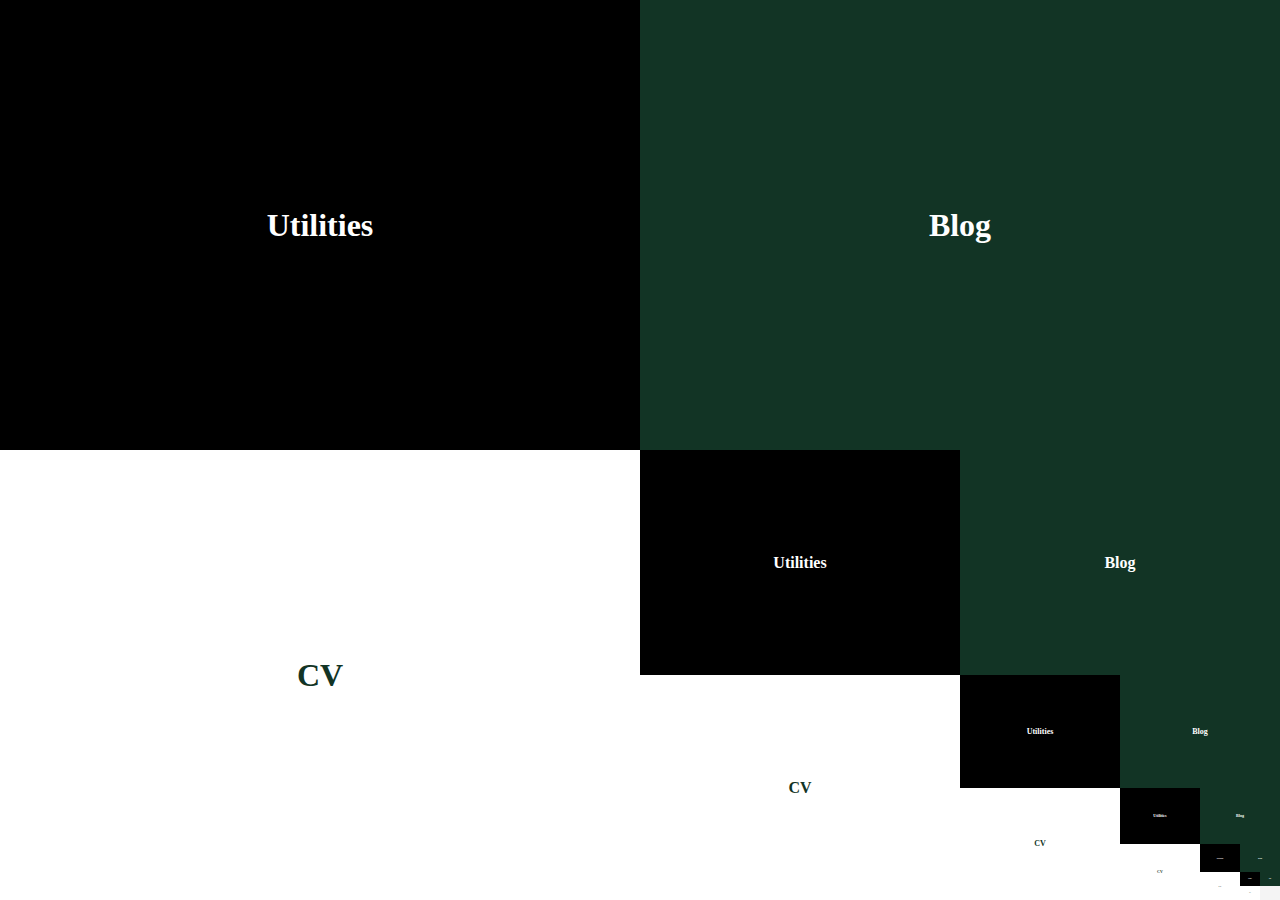
<file: dangrubb.net/index.html>
<!DOCTYPE html>
<html lang="en">
<head>
<link rel="icon" href="/src/img/favicon.ico" type="image/x-icon">
    <meta charset="UTF-8">
    <meta name="viewport" content="width=device-width, initial-scale=1.0">
    <title>dangrubb.net</title>
    <style>
        * {
            margin: 0;
            padding: 0;
            box-sizing: border-box;
        }
        html, body {
            width: 100%;
            height: 100%;
            display: flex;
            flex-direction: column;
        }
        .alert {
            position: fixed;
            top: 10px;
            left: 10px;
            right: 10px;
            background: rgba(255, 255, 0, 0.9); /* Yellow with 90% opacity */
            color: black;
            padding: 20px;
            border-radius: 5px;
            box-shadow: 0 2px 10px rgba(0, 0, 0, 0.1);
            display: flex;
            flex-direction: column;
            align-items: center;
            gap: 10px;
            z-index: 1000;
            text-align: center;
        }
        .alert .close-btn {
            cursor: pointer;
            font-weight: bold;
            font-size: 18px;
            position: absolute;
            top: 5px;
            right: 10px;
        }
        .container {
            display: flex;
            flex-wrap: wrap;
            width: 100%;
            height: 100%;
            position: relative;
        }
        .quadrant {
            width: 50%;
            height: 50%;
            display: flex;
            align-items: center;
            justify-content: center;
            font-weight: bold;
            text-decoration: none;
            position: relative;
        }
        .q1 { background: black; color: white; }
        .q2 { background: #123425; color: white; }
        .q3 { background: white; color: #123425; }
        .q4 {
            background: #f4f4f4;
            display: flex;
            flex-wrap: wrap;
        }
    </style>
</head>
<body>
    <div class="alert">
        <span class="close-btn" onclick="this.parentElement.style.display='none';">&times;</span>
        <p id="verse-content">Loading verse of the day...</p>
    </div>
    <div class="container" id="root"></div>
    <script>
        // Fetch the verse of the day from the ATOM feed using the Cloudflare Worker
        async function fetchVerse() {
            try {
                const workerUrl = 'https://bible.dangrubb.workers.dev/'; // Cloudflare Worker URL
                const response = await fetch(workerUrl);
                const text = await response.text();
                const parser = new DOMParser();
                const xmlDoc = parser.parseFromString(text, 'text/xml');
                const content = xmlDoc.querySelector('content').textContent;

                // Remove unnecessary quotes around the verse
                const verseText = content.replace(/^&ldquo;|&rdquo;$/g, '').trim();
                if (verseText) {
                    document.getElementById('verse-content').innerHTML = verseText;
                    // Hide the alert after 15 seconds
                    setTimeout(() => {
                        document.querySelector('.alert').style.display = 'none';
                    }, 15000); // 15 seconds
                } else {
                    // Hide the alert if no verse is found
                    document.querySelector('.alert').style.display = 'none';
                }
            } catch (error) {
                console.error('Error fetching verse:', error);
                // Hide the alert if there's an error
                document.querySelector('.alert').style.display = 'none';
            }
        }

        // Initialize the verse fetch and quadrants
        fetchVerse();
        function createQuadrants(parent, depth, fontSize) {
            if (depth > 5) return; // Limit recursion depth to avoid excessive rendering
            const colors = [
                { bg: 'black', color: 'white', text: 'Utilities', link: 'https://pi.dangrubb.net' },
                { bg: '#123425', color: 'white', text: 'Blog', link: 'https://ghost.dangrubb.net' },
                { bg: 'white', color: '#123425', text: 'CV', link: 'https://dangrubb.net/cv' },
                { bg: '#f4f4f4', color: 'black', text: '', link: '' }
            ];
            for (let i = 0; i < 4; i++) {
                let div = document.createElement(i < 3 ? 'a' : 'div');
                div.className = 'quadrant';
                div.style.background = colors[i].bg;
                div.style.color = colors[i].color;
                div.style.fontSize = `${fontSize}px`;
                if (colors[i].text) div.innerText = colors[i].text;
                if (colors[i].link) div.href = colors[i].link;
                parent.appendChild(div);
                if (i === 3) {
                    div.classList.add('q4');
                    createQuadrants(div, depth + 1, fontSize / 2);
                }
            }
        }
        createQuadrants(document.getElementById('root'), 0, 32); // Start with font size 32px
    </script>
</body>
</html>
</file>
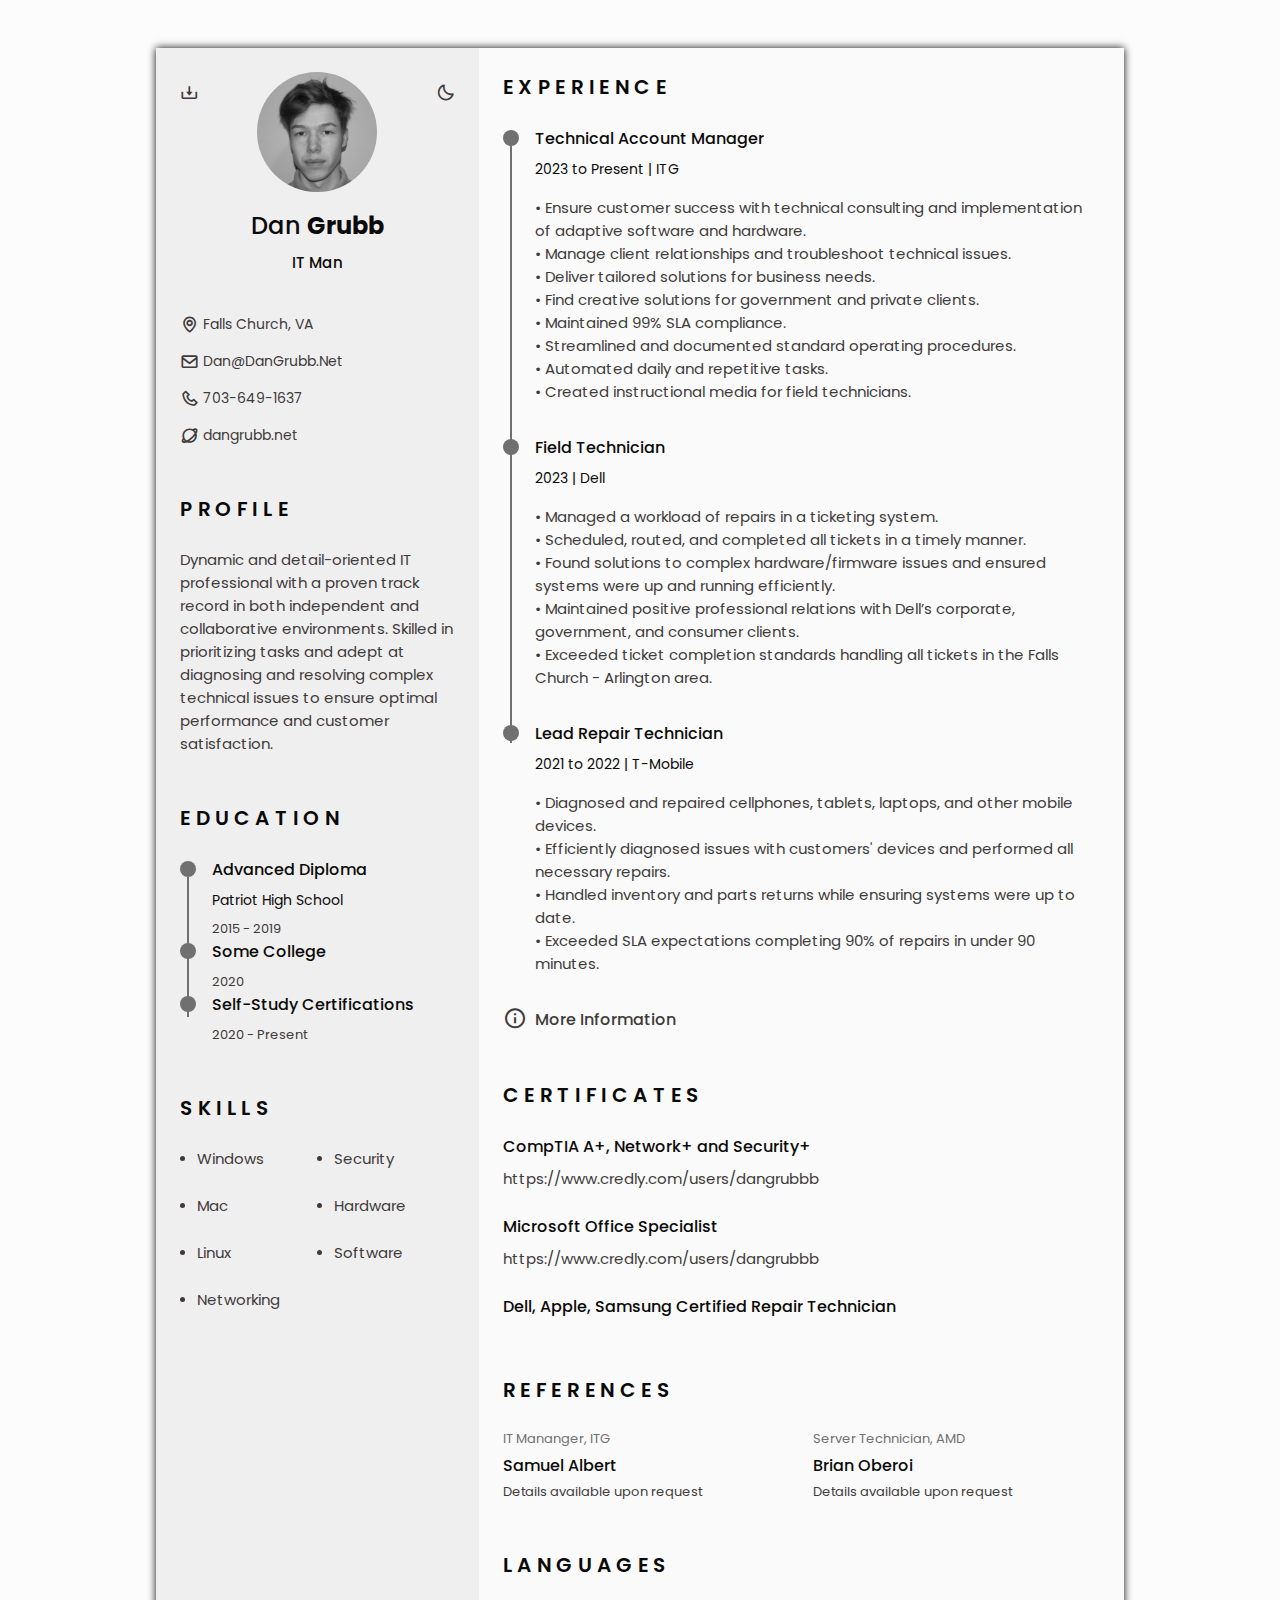
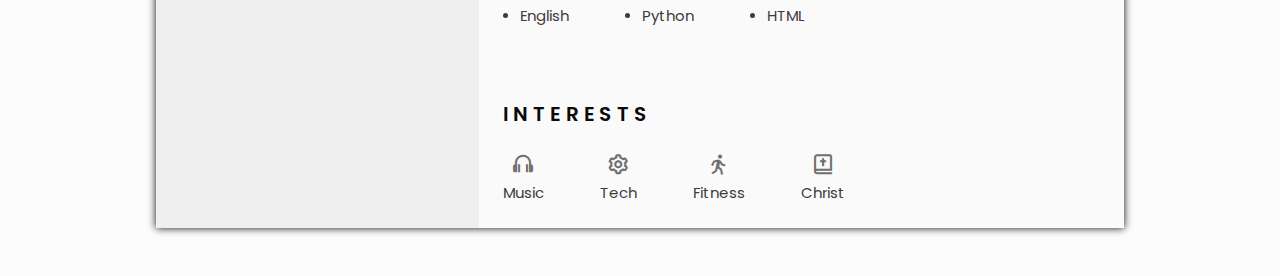
<file: dangrubb.net/cv/index.html>
<!DOCTYPE html>
<html lang="en">
  <head>
<link rel="icon" href="assets/img/favicon.ico" type="image/x-icon">
    <meta charset="UTF-8" />
    <meta http-equiv="X-UA-Compatible" content="IE=edge" />
    <meta name="viewport" content="width=device-width, initial-scale=1.0" />
    <link
      rel="stylesheet"
      href="https://cdn.jsdelivr.net/npm/boxicons@latest/css/boxicons.min.css"
    />
    <link rel="stylesheet" href="styles/index.css" />
    <title>Dan Grubb CV</title>
  </head>
  <body>
    <!--========== HEADER ==========-->
    <header class="l-header" id="header">
      <nav class="nav bd-container">
        <a href="#" class="nav nav__logo">Dan</a>
        <div class="nav__menu" id="nav-menu">
          <ul class="nav__list">
            <li class="nav__item">
              <a href="#home" class="nav__link active-link">
                <i class="bx bx-home nav__icon"></i>Home
              </a>
            </li>
            <li class="nav__item">
              <a href="#profile" class="nav__link">
                <i class="bx bx-user nav__icon"></i>Profile
              </a>
            </li>
            <li class="nav__item">
              <a href="#education" class="nav__link">
                <i class="bx bx-book nav__icon"></i>Education
              </a>
            </li>
            <li class="nav__item">
              <a href="#skills" class="nav__link">
                <i class="bx bx-receipt nav__icon"></i>Skills
              </a>
            </li>
            <li class="nav__item">
              <a href="#experiencie" class="nav__link">
                <i class="bx bx-briefcase nav__icon"></i>Experience
              </a>
            </li>
            <li class="nav__item">
              <a href="#certificates" class="nav__link">
                <i class="bx bx-briefcase nav__icon"></i>Certificates
              </a>
            </li>
            <li class="nav__item">
              <a href="#references" class="nav__link">
                <i class="bx bx-link-external nav__icon"></i>References
              </a>
            </li>
          </ul>
        </div>
        <div class="nav__toggle" id="nav-toggle">
          <i class="bx bx-grid-alt nav__icon"></i>
        </div>
      </nav>
    </header>

    <main class="l-main bd-container">
      <!-- All elements within this div, is generated in PDF -->
      <div class="resume" id="area-cv">
        <div class="resume__left">
          <!--========== HOME ==========-->
          <section class="home" id="home">
            <div class="home__container section bd-grid">
              <div class="home__data bd-grid">
                <img
                  src="assets/img/perfil-example.jpg"
                  alt="perfil"
                  class="home__img"
                />
                <h1 class="home__title">Dan <b>Grubb</b></h1>
                <h3 class="home__profession">IT Man</h3>

                <div>
                  <a
                    download=""
                    href="assets/pdf/DanGrubbResume.pdf"
                    class="home__button-movil"
                    >Download</a
                  >
                </div> 
              </div>
              <div class="home__address bd-grid">
                <span class="home__information">
                  <i class="bx bx-map home__icon"></i>Falls Church, VA
                </span>
                <span class="home__information">
                    <i class="bx bx-envelope home__icon"></i> Dan@DanGrubb.Net               
              </span>
                <span class="home__information">
                  <i class="bx bx-phone home__icon"></i> 703-649-1637
                </span>
              </span>
              <span class="home__information">
                <i class="bx bx-planet home__icon"></i> dangrubb.net
              </span>
              </div>
            </div>
            <!-- Theme change button -->
            <i
              class="bx bx-moon change-theme"
              title="Theme"
              id="theme-button"
            ></i>
            <!-- Button to generate and download the pdf. Available for desktop. -->
            <i
              class="bx bx-download generate-pdf"
              title="Generate PDF"
              id="resume-button"
            ></i>
          </section>

         

          <!--========== PROFILE ==========-->
          <section class="profile section" id="profile">
            <h2 class="section-title">Profile</h2>
            <p class="profile__description">
              Dynamic and detail-oriented IT professional with a proven track record in both independent and collaborative environments. Skilled in prioritizing tasks and adept at diagnosing and resolving complex technical issues to ensure optimal performance and customer satisfaction.
            </p>
          </section>

          <!--========== EDUCATION ==========-->
          <section class="education section" id="education">
            <h2 class="section-title">Education</h2>
            <div class="education__container">
              <div class="education__content">
                <div class="education__time">
                  <span class="education__rounder"></span>
                  <span class="education__line"></span>
                </div>
                <div class="education__data bd-grid">
                  <h3 class="education__title">Advanced Diploma</h3>
                  <span class="education__studies">Patriot High School</span>
                  <span class="education__year">2015 - 2019</span>
                </div>
              </div>

              <div class="education__content">
                <div class="education__time">
                  <span class="education__rounder"></span>
                  <span class="education__line"></span>
                </div>
                <div class="education__data bd-grid">
                  <h3 class="education__title">Some College</h3>
                  <!-- <span class="education__studies"></span> -->
                  <span class="education__year">2020</span>
                </div>
              </div>

              <div class="education__content">
                <div class="education__time">
                  <span class="education__rounder"></span>
                  <!-- <span class="education__line"></span> -->
                </div>
                <div class="education__data bd-grid">
                  <h3 class="education__title">Self-Study Certifications</h3>
                  <!-- <span class="education__studies"></span> -->
                  <span class="education__year">2020 - Present</span>
                </div>
              </div>
            </div>
          </section>

          <!--========== SKILLS  ==========-->
          <section class="skills section" id="skills">
            <h2 class="section-title">Skills</h2>
            <div class="skills__content bd-grid">
              <ul class="skills__data">
                <li class="skills__name">
                  <span class="skills__circle"></span>Windows
                </li>
                <li class="skills__name">
                  <span class="skills__circle"></span>Mac
                </li>
                <li class="skills__name">
                  <span class="skills__circle"></span>Linux
                </li>
                <li class="skills__name">
                  <span class="skills__circle"></span>Networking
                </li>
              </ul>
              <ul class="skills__data">
                <li class="skills__name">
                  <span class="skills__circle"></span>Security
                </li>
                <li class="skills__name">
                  <span class="skills__circle"></span>Hardware
                </li>
                <li class="skills__name">
                  <span class="skills__circle"></span>Software
                </li>
              </ul>
            </div>
          </section>
        </div>

        <div class="resume__right">
          <!--========== EXPERIENCE ==========-->
          <section class="experience section" id="experience">
            <h2 class="section-title">Experience</h2>

            <div class="experience__container bd-grid">
              <div class="experience__content">
                <div class="experience__time">
                  <span class="experience__rounder"></span>
                  <span class="experience__line"></span>
                </div>
                <div class="experience__data bd-grid">
                  <h3 class="experience__title">Technical Account Manager</h3>
                  <span class="experience__company"
                    >2023 to Present | ITG</span
                  >
                  <p class="experience__description">
                    <ul class="experience__description">
                      <li>• Ensure customer success with technical consulting and implementation of adaptive software and hardware.</li>
                      <li>• Manage client relationships and troubleshoot technical issues.</li>
                      <li>• Deliver tailored solutions for business needs.</li>
                      <li>• Find creative solutions for government and private clients.</li>
                      <li>• Maintained 99% SLA compliance.</li>
                      <li>• Streamlined and documented standard operating procedures.</li>
                      <li>• Automated daily and repetitive tasks.</li>
                      <li>• Created instructional media for field technicians.</li>
                  </ul>       
                 </p>
                </div>
              </div>
              <div class="experience__content">
                <div class="experience__time">
                  <span class="experience__rounder"></span>
                  <span class="experience__line"></span>
                </div>
                <div class="experience__data bd-grid">
                  <h3 class="experience__title">Field Technician</h3>
                  <span class="experience__company"
                    >2023 | Dell</span
                  >
                  <p class="experience__description">
                    <ul class="experience__description">
                      <li>• Managed a workload of repairs in a ticketing system.</li>
                      <li>• Scheduled, routed, and completed all tickets in a timely manner.</li>
                      <li>• Found solutions to complex hardware/firmware issues and ensured systems were up and running efficiently.</li>
                      <li>• Maintained positive professional relations with Dell’s corporate, government, and consumer clients.</li>
                      <li>• Exceeded ticket completion standards handling all tickets in the Falls Church - Arlington area.</li>
                  </ul>    
                  </p>
                </div>
              </div>
              <div class="experience__content">
                <div class="experience__time">
                  <span class="experience__rounder"></span>
                  <!-- <span class="experience__line"></span> -->
                </div>
                <div class="experience__data bd-grid">
                  <h3 class="experience__title">
                    Lead Repair Technician
                  </h3>
                  <span class="experience__company"
                    >2021 to 2022 | T-Mobile</span
                  >
                  <p class="experience__description">
                    <ul class="experience__description">
                      <li>• Diagnosed and repaired cellphones, tablets, laptops, and other mobile devices.</li>
                      <li>• Efficiently diagnosed issues with customers' devices and performed all necessary repairs.</li>
                      <li>• Handled inventory and parts returns while ensuring systems were up to date.</li>
                      <li>• Exceeded SLA expectations completing 90% of repairs in under 90 minutes.</li>
                  </ul>     
                  </p>
                </div>
              </div>
              <a href="moreInformation.html" class="more__information">
                <i class="bx bx-info-circle information__icon"></i>
                More Information
              </a>
            </div>
          </section>

          <!--========== CERTIFICATES ==========-->
          <section class="certificate section" id="certificates">
            <h2 class="section-title">Certificates</h2>

            <div class="certificate__container bd-grid">
              <div class="certificate__content">
                <h3 class="certificate__title">
                  CompTIA A+, Network+ and Security+
                </h3>
                <p class="certificate__description">
                  https://www.credly.com/users/dangrubbb
                </p>
              </div>
              <div class="certificate__content">
                <h3 class="certificate__title">
                  Microsoft Office Specialist
                </h3>
                <p class="certificate__description">
                  https://www.credly.com/users/dangrubbb
                </p>
              </div>
              <div class="certificate__content">
                <h3 class="certificate__title">
                  Dell, Apple, Samsung Certified Repair Technician
                </h3>
                <p class="certificate__description">
                  
                </p>
              </div>
            </div>
          </section>

          <!--========== REFERENCES ==========-->
          <section class="references section" id="references">
            <h2 class="section-title">References</h2>

            <div class="references__container bd-grid">
              <div class="references__content bd-grid">
                <span class="references__subtitle">IT Mananger, ITG</span>
                <h3 class="references__title">Samuel Albert</h3>
                <ul class="references__contact">
                  <li>Details available upon request</li>
                  <!-- <li>Email: user@email.com</li> -->
                </ul>
              </div>
              <div class="references__content bd-grid">
                <span class="references__subtitle">Server Technician, AMD</span>
                <h3 class="references__title">Brian Oberoi</h3>
                <ul class="references__contact">
                  <li>Details available upon request</li>
                  <!-- <li>Email: user@email.com</li> -->
                </ul>
              </div>
            </div>
          </section>

          <!--========== LANGUAGES ==========-->
          <section class="languages section">
            <h2 class="section-title">Languages</h2>

            <div class="languages__container">
              <ul class="languages__content bd-grid">
                <li class="languages__name">
                  <span class="languages__circle"></span> English
                </li>
                <li class="languages__name">
                  <span class="languages__circle"></span> Python
                </li>
                <li class="languages__name">
                  <span class="languages__circle"></span> HTML
                </li>
              </ul>
            </div>
          </section>

          <!--========== INTERESTS ==========-->
          <section class="interests section">
            <h2 class="section-title">Interests</h2>

            <div class="interests__container bd-grid">
              <div class="interests__content">
                <i class="bx bx-headphone interests__icon"></i>
                <span class="interests__name">Music</span>
              </div>
              <div class="interests__content">
                <i class="bx bx-cog interests__icon"></i>
                <span class="interests__name">Tech</span>
              </div>
              <div class="interests__content">
                <i class="bx bx-walk interests__icon"></i>
                <span class="interests__name">Fitness</span>
              </div>

              <div class="interests__content">
                <i class="bx bx-bible interests__icon"></i>
                <span class="interests__name">Christ</span>
              </div>
            </div>
          </section>
        </div>
      </div>
    </main>

    <!--========== SCROLL TOP ==========-->
    <a href="#" class="scrolltop" id="scroll-top">
      <i class="bx bx-up-arrow-alt scrolltop__icon"></i>
    </a>
    <!--========== HTML2PDF ==========-->
    <script src="js/html2pdf.bundle.min.js"></script>

    <!--========== MAIN JS ==========-->
    <script src="js/main.js"></script>
  </body>
</html>
</file>
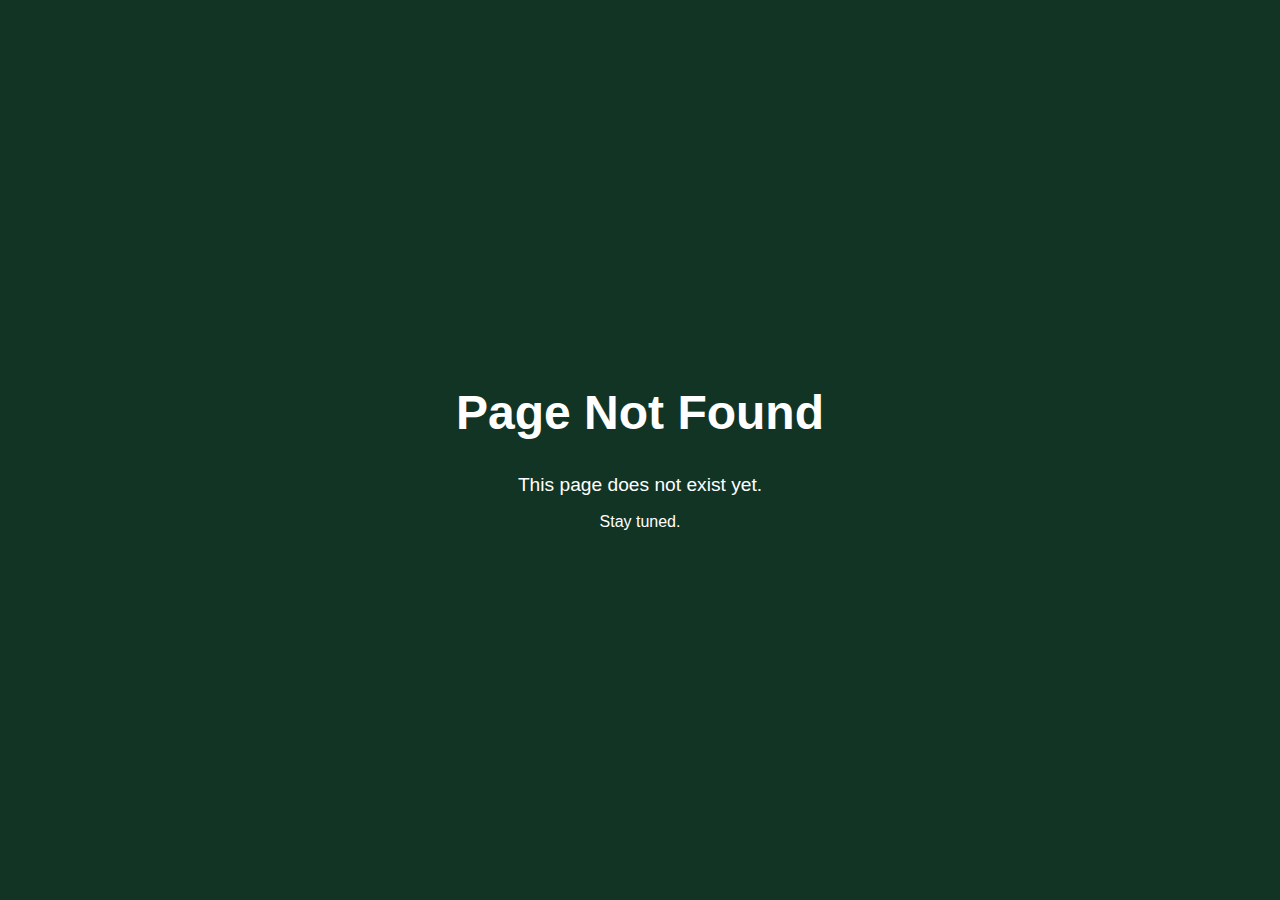
<file: dangrubb.net/custom_404.html>
<!DOCTYPE html>
<html lang="en">
<head>
    <meta charset="UTF-8">
    <meta name="viewport" content="width=device-width, initial-scale=1.0">
    <title>Page Not Found</title>
    <style>
        body {
            background-color: #123425;
            color: white;
            font-family: Arial, sans-serif;
            display: flex;
            flex-direction: column;
            justify-content: center;
            align-items: center;
            height: 100vh;
            margin: 0;
            text-align: center;
        }
        h1 {
            font-size: 3rem;
            margin: 0.5em 0;
        }
        p {
            font-size: 1.2rem;
            margin: 0.5em 0;
        }
        .small-text {
            font-size: 1rem;
            margin-top: 0.5em;
        }
    </style>
</head>
<body>
    <h1>Page Not Found</h1>
    <p>This page does not exist yet.</p>
    <p class="small-text">Stay tuned.</p>
</body>
</html>
</file>
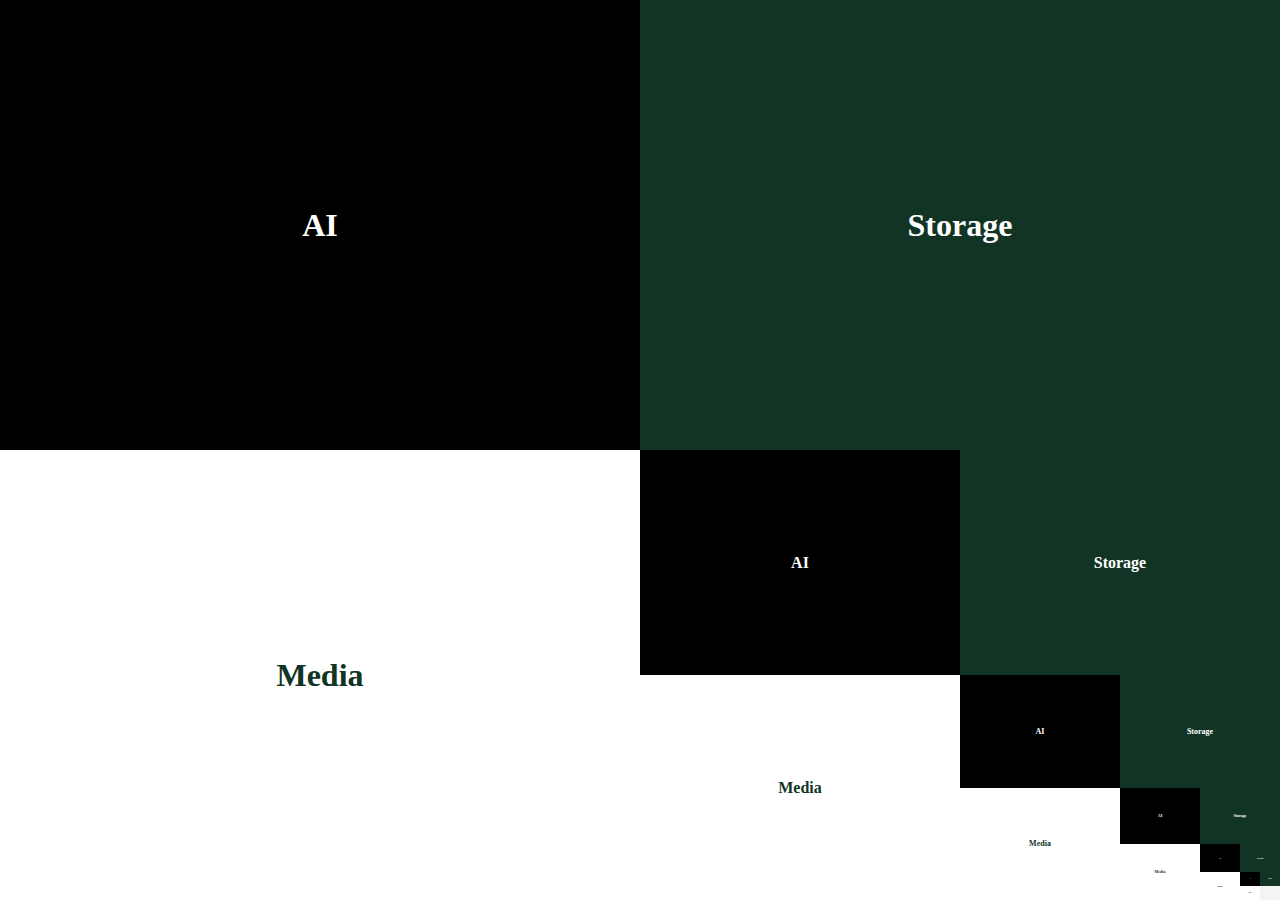
<file: pi.dangrubb.net/index.nginx-debian.html>
<!DOCTYPE html>
<!-- v0.9.0 -->
<html lang="en">
<head>
<link rel="icon" href="src/img/favicon.ico" type="image/x-icon">
    <meta charset="UTF-8">
    <meta name="viewport" content="width=device-width, initial-scale=1.0">
    <title>pi.dangrubb.net</title>
    <style>
        * {
            margin: 0;
            padding: 0;
            box-sizing: border-box;
        }
        html, body {
            width: 100%;
            height: 100%;
            display: flex;
            flex-direction: column;
        }
        .alert {
            position: fixed;
            top: 10px;
            left: 10px;
            right: 10px;
            background: rgba(255, 255, 0, 0.9); /* Yellow with 90% opacity */
            color: black;
            padding: 20px;
            border-radius: 5px;
            box-shadow: 0 2px 10px rgba(0, 0, 0, 0.1);
            display: flex;
            flex-direction: column;
            align-items: center;
            gap: 10px;
            z-index: 1000;
            text-align: center;
        }
        .alert .close-btn {
            cursor: pointer;
            font-weight: bold;
            font-size: 18px;
            position: absolute;
            top: 5px;
            right: 10px;
        }
        .container {
            display: flex;
            flex-wrap: wrap;
            width: 100%;
            height: 100%;
            position: relative;
        }
        .quadrant {
            width: 50%;
            height: 50%;
            display: flex;
            align-items: center;
            justify-content: center;
            font-weight: bold;
            text-decoration: none;
            position: relative;
        }
        .q1 { background: black; color: white; }
        .q2 { background: #123425; color: white; }
        .q3 { background: white; color: #123425; }
        .q4 {
            background: #f4f4f4;
            display: flex;
            flex-wrap: wrap;
        }
    </style>
</head>
<body>
    <div class="alert">
        <span class="close-btn" onclick="this.parentElement.style.display='none';">&times;</span>
        <p id="verse-content">Loading verse of the day...</p>
    </div>
    <div class="container" id="root"></div>
    <script>
        // Fetch the verse of the day from the ATOM feed using the Cloudflare Worker
        async function fetchVerse() {
            try {
                const workerUrl = 'https://bible.dangrubb.workers.dev/'; // Cloudflare Worker URL
                const response = await fetch(workerUrl);
                const text = await response.text();
                const parser = new DOMParser();
                const xmlDoc = parser.parseFromString(text, 'text/xml');
                const content = xmlDoc.querySelector('content').textContent;

                // Remove unnecessary quotes around the verse
                const verseText = content.replace(/^&ldquo;|&rdquo;$/g, '').trim();
                if (verseText) {
                    document.getElementById('verse-content').innerHTML = verseText;
                    // Hide the alert after 15 seconds
                    setTimeout(() => {
                        document.querySelector('.alert').style.display = 'none';
                    }, 15000); // 15 seconds
                } else {
                    // Hide the alert if no verse is found
                    document.querySelector('.alert').style.display = 'none';
                }
            } catch (error) {
                console.error('Error fetching verse:', error);
                // Hide the alert if there's an error
                document.querySelector('.alert').style.display = 'none';
            }
        }

        // Initialize the verse fetch and quadrants
        fetchVerse();
        function createQuadrants(parent, depth, fontSize) {
            if (depth > 5) return; // Limit recursion depth to avoid excessive rendering
            const colors = [
                { bg: 'black', color: 'white', text: 'AI', link: 'https://ai.dangrubb.net' },
                { bg: '#123425', color: 'white', text: 'Storage', link: 'https://pi.dangrubb.net/nextcloud' },
                { bg: 'white', color: '#123425', text: 'Media', link: 'https://pi.dangrubb.net/jellyfin' },
                { bg: '#f4f4f4', color: 'black', text: '', link: '' }
            ];
            for (let i = 0; i < 4; i++) {
                let div = document.createElement(i < 3 ? 'a' : 'div');
                div.className = 'quadrant';
                div.style.background = colors[i].bg;
                div.style.color = colors[i].color;
                div.style.fontSize = `${fontSize}px`;
                if (colors[i].text) div.innerText = colors[i].text;
                if (colors[i].link) div.href = colors[i].link;
                parent.appendChild(div);
                if (i === 3) {
                    div.classList.add('q4');
                    createQuadrants(div, depth + 1, fontSize / 2);
                }
            }
        }
        createQuadrants(document.getElementById('root'), 0, 32); // Start with font size 32px
    </script>
</body>
</html>
</file>
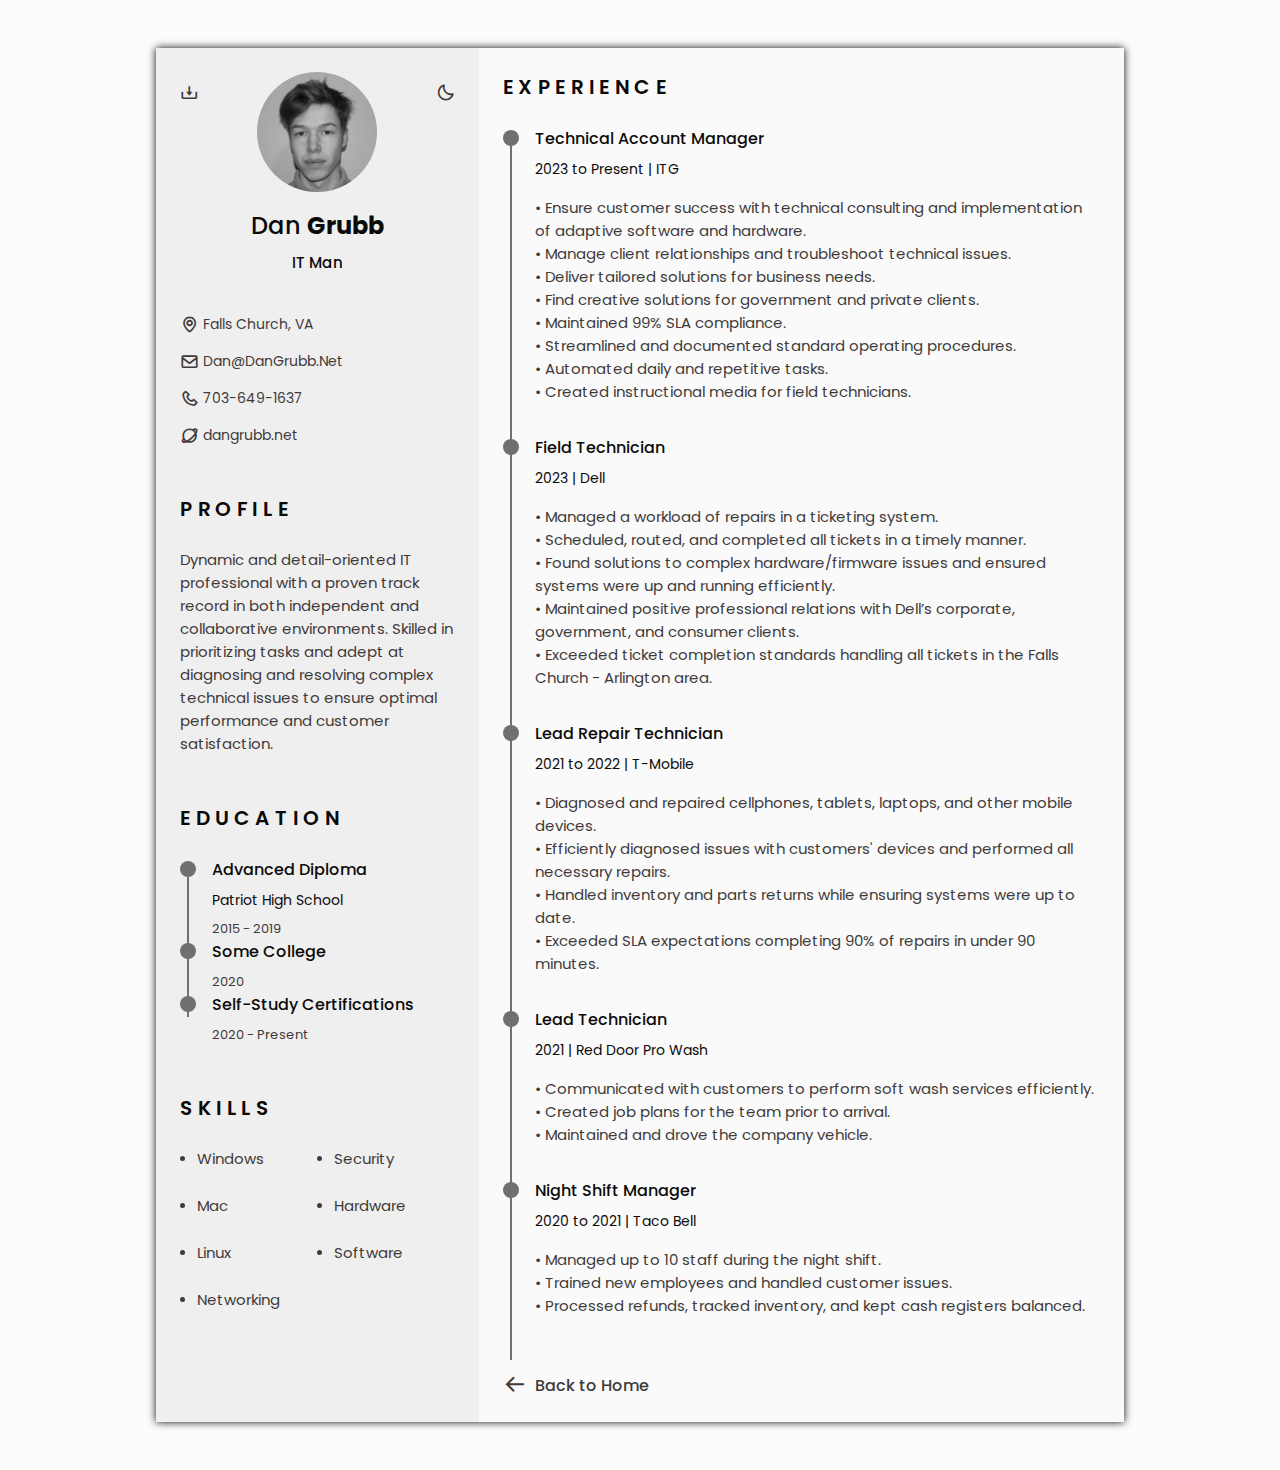
<file: dangrubb.net/cv/moreInformation.html>
<!DOCTYPE html>
<html lang="en">
  <head>
<link rel="icon" href="assets/img/favicon.ico" type="image/x-icon">
    <meta charset="UTF-8" />
    <meta http-equiv="X-UA-Compatible" content="IE=edge" />
    <meta name="viewport" content="width=device-width, initial-scale=1.0" />
    <link
      rel="stylesheet"
      href="https://cdn.jsdelivr.net/npm/boxicons@latest/css/boxicons.min.css"
    />
    <link rel="stylesheet" href="styles/index.css" />
    <title>Dan Grubb CV</title>
  </head>
  <body>
    <!--========== HEADER ==========-->
    <header class="l-header" id="header">
      <nav class="nav bd-container">
        <a href="#" class="nav nav__logo">Dan</a>
        <div class="nav__menu" id="nav-menu">
          <ul class="nav__list">
            <li class="nav__item">
              <a href="#home" class="nav__link active-link">
                <i class="bx bx-home nav__icon"></i>Home
              </a>
            </li>
            <li class="nav__item">
              <a href="#profile" class="nav__link">
                <i class="bx bx-user nav__icon"></i>Profile
              </a>
            </li>
            <li class="nav__item">
              <a href="#education" class="nav__link">
                <i class="bx bx-book nav__icon"></i>Education
              </a>
            </li>
            <li class="nav__item">
              <a href="#skills" class="nav__link">
                <i class="bx bx-receipt nav__icon"></i>Skills
              </a>
            </li>
            <li class="nav__item">
              <a href="#experiencie" class="nav__link">
                <i class="bx bx-briefcase nav__icon"></i>Experience
              </a>
            </li>
            <li class="nav__item">
              <a href="#certificates" class="nav__link">
                <i class="bx bx-briefcase nav__icon"></i>Certificates
              </a>
            </li>
            <li class="nav__item">
              <a href="#references" class="nav__link">
                <i class="bx bx-link-external nav__icon"></i>References
              </a>
            </li>
          </ul>
        </div>
        <div class="nav__toggle" id="nav-toggle">
          <i class="bx bx-grid-alt nav__icon"></i>
        </div>
      </nav>
    </header>

    <main class="l-main bd-container">
      <!-- All elements within this div, is generated in PDF -->
      <div class="resume" id="area-cv">
        <div class="resume__left">
          <!--========== HOME ==========-->
          <section class="home" id="home">
            <div class="home__container section bd-grid">
              <div class="home__data bd-grid">
                <img
                  src="assets/img/perfil-example.jpg"
                  alt="perfil"
                  class="home__img"
                />
                <h1 class="home__title">Dan <b>Grubb</b></h1>
                <h3 class="home__profession">IT Man</h3>

                <div>
                  <a
                    download=""
                    href="assets/pdf/ResumeCv.pdf"
                    class="home__button-movil"
                    >Download</a
                  >
                </div>
                <!-- 
                <div>
                  <a href="contact.html" class="home__button-contact"
                    >Contact Me</a
                  >
                </div>
                -->
              </div>
              <div class="home__address bd-grid">
                <span class="home__information">
                  <i class="bx bx-map home__icon"></i>Falls Church, VA
                </span>
                <span class="home__information">
                  <i class="bx bx-envelope home__icon"></i> Dan@DanGrubb.Net
                </span>
                <span class="home__information">
                  <i class="bx bx-phone home__icon"></i> 703-649-1637
                </span>
                <span class="home__information">
                  <i class="bx bx-planet home__icon"></i> dangrubb.net
                </span>
              </div>
            </div>
            <!-- Theme change button -->
            <i
              class="bx bx-moon change-theme"
              title="Theme"
              id="theme-button"
            ></i>
            <!-- Button to generate and download the pdf. Available for desktop. -->
            <i
              class="bx bx-download generate-pdf"
              title="Generate PDF"
              id="resume-button"
            ></i>
          </section>

         

          <!--========== PROFILE ==========-->
          <section class="profile section" id="profile">
            <h2 class="section-title">Profile</h2>
            <p class="profile__description">
              Dynamic and detail-oriented IT professional with a proven track record in both independent and collaborative environments. Skilled in prioritizing tasks and adept at diagnosing and resolving complex technical issues to ensure optimal performance and customer satisfaction.
            </p>
          </section>

          <!--========== EDUCATION ==========-->
          <section class="education section" id="education">
            <h2 class="section-title">Education</h2>
            <div class="education__container">
              <div class="education__content">
                <div class="education__time">
                  <span class="education__rounder"></span>
                  <span class="education__line"></span>
                </div>
                <div class="education__data bd-grid">
                  <h3 class="education__title">Advanced Diploma</h3>
                  <span class="education__studies">Patriot High School</span>
                  <span class="education__year">2015 - 2019</span>
                </div>
              </div>

              <div class="education__content">
                <div class="education__time">
                  <span class="education__rounder"></span>
                  <span class="education__line"></span>
                </div>
                <div class="education__data bd-grid">
                  <h3 class="education__title">Some College</h3>
                  <!-- <span class="education__studies"></span> -->
                  <span class="education__year">2020</span>
                </div>
              </div>

              <div class="education__content">
                <div class="education__time">
                  <span class="education__rounder"></span>
                  <!-- <span class="education__line"></span> -->
                </div>
                <div class="education__data bd-grid">
                  <h3 class="education__title">Self-Study Certifications</h3>
                  <!-- <span class="education__studies"></span> -->
                  <span class="education__year">2020 - Present</span>
                </div>
              </div>
            </div>
          </section>

          <!--========== SKILLS  ==========-->
          <section class="skills section" id="skills">
            <h2 class="section-title">Skills</h2>
            <div class="skills__content bd-grid">
              <ul class="skills__data">
                <li class="skills__name">
                  <span class="skills__circle"></span>Windows
                </li>
                <li class="skills__name">
                  <span class="skills__circle"></span>Mac
                </li>
                <li class="skills__name">
                  <span class="skills__circle"></span>Linux
                </li>
                <li class="skills__name">
                  <span class="skills__circle"></span>Networking
                </li>
              </ul>
              <ul class="skills__data">
                <li class="skills__name">
                  <span class="skills__circle"></span>Security
                </li>
                <li class="skills__name">
                  <span class="skills__circle"></span>Hardware
                </li>
                <li class="skills__name">
                  <span class="skills__circle"></span>Software
                </li>
              </ul>
            </div>
          </section>
        </div>

        <div class="resume__right">
          <!--========== EXPERIENCE ==========-->
          <section class="experience section" id="experience">
            <h2 class="section-title">Experience</h2>

            <div class="experience__container bd-grid">
              <div class="experience__content">
                <div class="experience__time">
                  <span class="experience__rounder"></span>
                  <span class="experience__line"></span>
                </div>
                <div class="experience__data bd-grid">
                  <h3 class="experience__title">Technical Account Manager</h3>
                  <span class="experience__company"
                    >2023 to Present | ITG</span
                  >
                  <p class="experience__description">
                    <ul class="experience__description">
                      <li>• Ensure customer success with technical consulting and implementation of adaptive software and hardware.</li>
                      <li>• Manage client relationships and troubleshoot technical issues.</li>
                      <li>• Deliver tailored solutions for business needs.</li>
                      <li>• Find creative solutions for government and private clients.</li>
                      <li>• Maintained 99% SLA compliance.</li>
                      <li>• Streamlined and documented standard operating procedures.</li>
                      <li>• Automated daily and repetitive tasks.</li>
                      <li>• Created instructional media for field technicians.</li>
                  </ul>                  
                </p>
                </div>
              </div>
              <div class="experience__content">
                <div class="experience__time">
                  <span class="experience__rounder"></span>
                  <span class="experience__line"></span>
                </div>
                <div class="experience__data bd-grid">
                  <h3 class="experience__title">Field Technician</h3>
                  <span class="experience__company"
                    >2023 | Dell</span
                  >
                  <p class="experience__description">
                    <ul class="experience__description">
                      <li>• Managed a workload of repairs in a ticketing system.</li>
                      <li>• Scheduled, routed, and completed all tickets in a timely manner.</li>
                      <li>• Found solutions to complex hardware/firmware issues and ensured systems were up and running efficiently.</li>
                      <li>• Maintained positive professional relations with Dell’s corporate, government, and consumer clients.</li>
                      <li>• Exceeded ticket completion standards handling all tickets in the Falls Church - Arlington area.</li>
                  </ul>                  
                </p>
                </div>
              </div>
              <div class="experience__content">
                <div class="experience__time">
                  <span class="experience__rounder"></span>
                  <span class="experience__line"></span>
                </div>
                <div class="experience__data bd-grid">
                  <h3 class="experience__title">
                    Lead Repair Technician
                  </h3>
                  <span class="experience__company"
                    >2021 to 2022 | T-Mobile</span
                  >
                  <p class="experience__description">
                    <ul class="experience__description">
                      <li>• Diagnosed and repaired cellphones, tablets, laptops, and other mobile devices.</li>
                      <li>• Efficiently diagnosed issues with customers' devices and performed all necessary repairs.</li>
                      <li>• Handled inventory and parts returns while ensuring systems were up to date.</li>
                      <li>• Exceeded SLA expectations completing 90% of repairs in under 90 minutes.</li>
                  </ul>                  
                </p>
                </div>
              </div>
              <div class="experience__content">
                <div class="experience__time">
                  <span class="experience__rounder"></span>
                  <span class="experience__line"></span>
                </div>
                <div class="experience__data bd-grid">
                  <h3 class="experience__title">Lead Technician</h3>
                  <span class="experience__company"
                    >2021 | Red Door Pro Wash</span
                  >
                  <p class="experience__description">
                    <ul class="experience__description">
                      <li>• Communicated with customers to perform soft wash services efficiently.</li>
                      <li>• Created job plans for the team prior to arrival.</li>
                      <li>• Maintained and drove the company vehicle.</li>
                  </ul>                  </p>
                </div>
              </div>
              <div class="experience__content">
                <div class="experience__time">
                  <span class="experience__rounder"></span>
                  <span class="experience__line"></span>
                </div>
                <div class="experience__data bd-grid">
                  <h3 class="experience__title">Night Shift Manager</h3>
                  <span class="experience__company"
                    >2020 to 2021 | Taco Bell</span
                  >
                  <p class="experience__description">
                    <ul class="experience__description">
                      <li>• Managed up to 10 staff during the night shift.</li>
                      <li>• Trained new employees and handled customer issues.</li>
                      <li>• Processed refunds, tracked inventory, and kept cash registers balanced.</li>
                  </ul>                  </p>
                </div>
              </div>

              <a href="index.html" class="back__home">
                <i class="bx bx-arrow-back back__icon"></i>
                Back to Home
              </a>
            </div>
          </section>
        </div>
      </div>
    </main>
    <!--========== SCROLL TOP ==========-->
    <a href="#" class="scrolltop" id="scroll-top">
      <i class="bx bx-up-arrow-alt scrolltop__icon"></i>
    </a>
    <!--========== HTML2PDF ==========-->
    <script src="js/html2pdf.bundle.min.js"></script>

    <!--========== MAIN JS ==========-->
    <script src="js/main.js"></script>
  </body>
</html>
</file>
<file: dangrubb.net/cv/styles/index.css>
/*===== GOOGLE FONTS =====*/
@import url("https://fonts.googleapis.com/css2?family=Poppins:wght@400;500;600&display=swap");

/*===== VARIABLES CSS =====*/
:root {
  --header-height: 3rem;

  /*========== Colors ==========*/
  --title-color: #0b0a0a;
  --text-color: #403a3a;
  --text-color-light: #707070;
  --container-color: #fafafa;
  --container-color-alt: #f0efef;
  --body-color: #fcfcfc;

  /*========== Font and typography ==========*/
  --body-font: "Poppins", sans-serif;
  --h1-font-size: 1.5rem;
  --h2-font-size: 1.25rem;
  --h3-font-size: 1rem;
  --normal-font-size: 0.938rem;
  --small-font-size: 0.875rem;
  --smaller-font-size: 0.813rem;

  /*========== Font weight ==========*/
  --font-medium: 500;
  --font-semi-bold: 600;

  /*========== Margenes ==========*/
  --mb-1: 0.5rem;
  --mb-2: 1rem;
  --mb-3: 1.5rem;

  /*========== z index ==========*/
  --z-tooltip: 10;
  --z-fixed: 100;
}

/*========== BASE ==========*/

/*========== Variables Dark theme ==========*/
body.dark-theme {
  --title-color: #f2f2f2;
  --text-color: #bfbfbf;
  --container-color: #212121;
  --container-color-alt: #181616;
  --body-color: #2b2b2b;
}
/*========== Button Dark/Light ==========*/
.change-theme {
  position: absolute;
  right: 0;
  top: 2.2rem;
  display: flex;
  color: var(--text-color);
  font-size: 1.2rem;
  cursor: pointer;
}
.change-theme:hover {
  color: var(--title-color);
}
/*========== Font size variables to scale cv ==========*/
body.scale-cv {
  --h1-font-size: 0.938rem;
  --h2-font-size: 0.938rem;
  --h3-font-size: 0.875rem;
  --normal-font-size: 0.813rem;
  --small-font-size: 0.75rem;
  --smaller-font-size: 0.688rem;
}
/*========== Generate PDF button ==========*/
.generate-pdf {
  display: none;
  position: absolute;
  top: 2.2rem;
  left: 0;
  font-size: 1.2rem;
  color: var(--text-color);
  cursor: pointer;
}
.generate-pdf:hover {
  color: var(--title-color);
}
/*========== Classes modified to reduce size and print on A4 sheet ==========*/
.scale-cv .change-theme,
.scale-cv .generate-pdf {
  display: none;
}
.scale-cv .bd-container {
  max-width: 595px;
}
.scale-cv .section {
  padding: 1.5rem 0 0.8rem;
}
.scale-cv .section-title {
  margin-bottom: 0.75rem;
}
.scale-cv .resume__left,
.scale-cv .resume__right {
  padding: 0 1rem;
}
.scale-cv .home-img {
  width: 90px;
  height: 90px;
}
.scale-cv .home__container {
  gap: 1.5rem;
}
.scale-cv .home__data {
  gap: 0.25rem;
}
.scale-cv .home__address,
.scale-cv .social__container {
  gap: 0.75rem;
}
.scale-cv .home__icon,
.scale-cv .social__icon,
.scale-cv .interests__icon {
  font-size: 1rem;
}
.scale-cv .education__container,
.scale-cv .experience__company,
.scale-cv .certificate__container {
  gap: 1rem;
}
.scale-cv .education__time,
.scale-cv .experience__time {
  padding-right: 0.5rem;
}
.scale-cv .education__rounder,
.scale-cv .experience__rounder {
  width: 11px;
  height: 11px;
  margin-top: 0.22rem;
}
.scale-cv .education__line,
.scale-cv .experience__line {
  width: 1px;
  height: 110%;
  transform: translate(5px, 0);
}
.scale-cv .education__data,
.scale-cv .experience__data {
  gap: 0.25rem;
}
.scale-cv .skills__name {
  margin-bottom: var(--mb-1);
}
.scale-cv .interests__container {
  column-gap: 2.5rem;
}
body {
  margin: 0 0 var(--header-height);
  padding: 0;
  font-family: var(--body-font);
  font-size: var(--normal-font-size);
  background-color: var(--body-color);
  color: var(--text-color);
}
h1,
h2,
h3,
ul,
p {
  margin: 0;
}
h1,
h2,
h3 {
  color: var(--title-color);
  font-weight: var(--font-medium);
}
ul {
  padding: 0;
  list-style: none;
}
a {
  text-decoration: none;
}
img {
  max-width: 100%;
  height: auto;
}
/*========== CLASS CSS ==========*/
.section {
  padding: 1.5rem 0;
}
.section-title {
  font-size: var(--h2-font-size);
  color: var(--title-color);
  font-weight: var(--font-semi-bold);
  text-transform: uppercase;
  letter-spacing: 0.35rem;
  text-align: center;
  margin-bottom: var(--mb-3);
}
/*========== LAYOUT ==========*/
.bd-container {
  max-width: 968px;
  width: calc(100% - 3rem);
  margin-left: var(--mb-3);
  margin-right: var(--mb-3);
}
.bd-grid {
  display: grid;
  gap: 1.5rem;
}
.l-header {
  width: 100%;
  position: fixed;
  bottom: 0;
  left: 0;
  z-index: var(--z-fixed);
  background-color: var(--body-color);
  box-shadow: 0 -1px 4px rgba(0, 0, 0, 0.1);
  transition: 0.3s;
}
/*========== NAV ==========*/
.nav {
  height: var(--header-height);
  display: flex;
  justify-content: space-between;
  align-items: center;
}
@media screen and (max-width: 968px) {
  .nav__menu {
    position: fixed;
    bottom: -100%;
    left: 0;
    width: 100%;
    padding: 2rem 0rem;
    background-color: var(--body-color);
    box-shadow: 0 1px 4px rgba(0, 0, 0, 0.1);
    border-radius: 1rem 1rem 0 0;
    z-index: var(--z-fixed);
    transition: 0.3s;
  }
}
.nav__logo,
.nav__toggle {
  color: var(--title-color);
  font-weight: var(--font-medium);
}
.nav__toggle {
  font-size: 1.2rem;
  cursor: pointer;
}
.nav__item {
  text-align: center;
}
.nav__list {
  display: grid;
  grid-template-columns: repeat(3, 1fr);
  gap: 2rem;
}
.nav__link {
  display: flex;
  flex-direction: column;
  font-size: var(--smaller-font-size);
  color: var(--text-color-light);
  font-weight: var(--font-medium);
}
.nav__link:hover {
  color: var(--title-color);
}
.nav__icon {
  font-size: 1.2rem;
  margin-bottom: var(--mb-1);
}
/* Show menu */
.show-menu {
  bottom: var(--header-height);
}
/* Active menu link */
.active-link {
  color: var(--title-color);
}
/*========== HOME ==========*/
.home {
  position: relative;
}
.home__container {
  gap: 3rem;
}
.home__data {
  gap: 0.5rem;
  text-align: center;
}
.home__img {
  width: 120px;
  height: 120px;
  border-radius: 50%;
  justify-self: center;
  margin-bottom: var(--mb-1);
}
.home__title {
  font-size: var(--h1-font-size);
}
.home__profession {
  font-size: var(--normal-font-size);
  margin-bottom: var(--mb-1);
}
.home__address {
  gap: 1rem;
}
.home__information {
  display: flex;
  align-items: center;
  font-size: var(--small-font-size);
}
.home__icon {
  font-size: 1.2rem;
  margin-right: 0.25rem;
}
.home__button-movil {
  display: inline-block;
  border: 2px solid var(--text-color);
  color: var(--title-color);
  padding: 1rem 2rem;
  border-radius: 0.25rem;
  transition: 0.3s;
  font-weight: var(--font-medium);
  margin-top: var(--mb-3);
}
.home__button-movil:hover {
  background-color: var(--text-color);
  color: var(--container-color);
}
.home__button-contact {
  display: inline-block;
  border: 2px solid var(--text-color);
  color: var(--title-color);
  padding: 1rem 1.6rem;
  border-radius: 0.25rem;
  transition: 0.3s;
  font-weight: var(--font-medium);
  margin-top: var(--mb-3);
}
.home__button-contact:hover {
  background-color: var(--text-color);
  color: var(--container-color);
}
.information__icon,
.back__icon {
  font-size: 1.5rem;
  color: var(--text-color);
}
.information__icon:hover,
.back__icon:hover {
  color: var(--title-color);
}
.more__information,
.back__home {
  font-size: var(--h3-font-size);
  color: var(--text-color);
  font-weight: var(--font-medium);
  display: flex;
  gap: 0.5rem;
}
.back__home {
  margin-top: 1.5rem;
}
.more__information:hover,
.back__home:hover {
  color: var(--title-color);
}

/*========== SOCIAL ==========*/
.social__container {
  grid-template-columns: max-content;
  gap: 1rem;
}
.social__link {
  display: inline-flex;
  align-items: center;
  font-size: var(--small-font-size);
  color: var(--text-color);
}
.social__link:hover {
  color: var(--title-color);
}
.social__icon {
  font-size: 1.2rem;
  margin-right: 0.25rem;
}
/*========== PROFILE ==========*/
.profile__description {
  text-align: center;
}
/*========== EDUCATION AND EXPERIENCE ==========*/
.education__content,
.experience__content {
  display: flex;
}
.education__time,
.experience__time {
  padding-right: 1rem;
}
.education__rounder,
.experience__rounder {
  position: relative;
  display: block;
  width: 16px;
  height: 16px;
  background-color: var(--text-color-light);
  border-radius: 50%;
  margin-top: 0.25rem;
}
.education__line,
.experience__line {
  display: block;
  width: 2px;
  height: 110%;
  background-color: var(--text-color-light);
  transform: translate(7px, 0);
}
.education__data,
.experience__data {
  gap: 0.5rem;
}
.education__title,
.experience__title {
  font-size: var(--h3-font-size);
}
.education__studies,
.experience__company {
  font-size: var(--small-font-size);
  color: var(--title-color);
}
.education__year {
  font-size: var(--smaller-font-size);
}
/*========== SKILLS AND LANGUAGES ==========*/
.skills__content,
.languages__content {
  grid-template-columns: repeat(2, 1fr);
  gap: 0;
}

.skills__name,
.languages__name {
  display: flex;
  align-items: center;
  margin-bottom: var(--mb-3);
}
.skills__circle,
.languages__circle {
  display: inline-block;
  width: 5px;
  height: 5px;
  background-color: var(--text-color);
  border-radius: 50%;
  margin-right: 0.75rem;
}
/*========== CERTIFICATES ==========*/
.certificate__title {
  font-size: var(--h3-font-size);
  margin-bottom: var(--mb-1);
}
/*========== REFERENCES ==========*/
.references__content {
  gap: 0.25rem;
}
.references__subtitle {
  color: var(--text-color-light);
}
.references__subtitle,
.references__contact {
  font-size: var(--smaller-font-size);
}
.references__title {
  font-size: var(--h3-font-size);
}
/*========== INTERESTS ==========*/
.interests__container {
  display: grid; /* Ensure the grid display is set */
  grid-template-columns: repeat(4, 1fr); /* Keep 4 columns with equal widths */
  gap: 1.5rem; /* Adjust gap if needed; this is value you can tweak */
  margin-top: var(--mb-2);
}

.interests__content {
  display: flex;
  flex-direction: column;
  align-items: center;
  /* You can add a fixed width here if necessary to avoid wrapping, but typically it's better to avoid fixed widths */
}

.interests__icon {
  font-size: 1.5rem;
  color: var(--text-color-light);
  margin-bottom: 0.25rem;
}
/*========== CONTACT ==========*/
.contact__container {
  display: flex;
  justify-content: center;
  flex-direction: column;
}
.contact__info {
  display: flex;
  flex-direction: row;
  gap: 3rem;
  align-items: center;
  font-size: var(--h3-font-size);
  color: var(--text-color);
  font-weight: var(--font-medium);
  display: flex;
  gap: 2rem;
}
.contact__icon {
  font-size: 1.5rem;
  color: var(--text-color);
}
.contact__phone,
.contact__email {
  font-size: var(--h3-font-size);
  color: var(--text-color);
  font-weight: var(--font-medium);
  gap: 0.5rem;
}
.contact__form {
  width: 100%;
  max-width: 500px;
  padding: 3rem;
  background-color: #f1f1f1;
  border-radius: 10px;
}
.contact__content {
  display: flex;
  flex-direction: row;
}
.contact__inputs {
  display: grid;
  gap: 1rem;
}

.contact__input,
.contact__textarea {
  width: 100%;
  padding: 0.75rem;
  border: none;
  background-color: #e5e5e5;
  border-radius: 5px;
}

.contact__textarea {
  resize: none;
  height: 150px;
  margin-top: 1rem;
}

.contact__button {
  display: block;
  width: 100%;
  padding: 0.75rem;
  margin-top: 1.5rem;
  border: none;
  background-color: #222;
  color: #fff;
  font-size: 1.2rem;
  border-radius: 5px;
  cursor: pointer;
  transition: all 0.3s ease;
}

.contact__button:hover {
  background-color: #555;
}
/* Scroll top */
.scrolltop {
  position: fixed;
  right: 1rem;
  bottom: -20%;
  display: flex;
  justify-content: center;
  align-items: center;
  padding: 0.3rem;
  background-color: var(--container-color-alt);
  border-radius: 0.4rem;
  z-index: var(--z-tooltip);
  transition: 0.4s;
  visibility: hidden;
}
.scrolltop__icon {
  font-size: 1.2rem;
  color: var(--text-color);
}
.show-scroll {
  visibility: visible;
  bottom: 5rem;
}
/*========== CONFIRMATION MESSAGE ==========*/
.confirmation {
  display: flex;
  flex-direction: column;
  align-items: center;
  justify-content: center;
  height: 100vh;
}

.confirmation h2 {
  font-size: var(--h1-font-size);
  color: var(--title-color);
  margin-bottom: var(--mb-2);
}

.confirmation p {
  font-size: 1.5rem;
  margin-bottom: 2rem;
}

#countdown {
  font-size: 2rem;
  margin-bottom: 2rem;
}

/*========== MEDIA QUERIES ==========*/
/* For small devices, menu two columns */
@media screen and (max-width: 320px) {
  .nav__list {
    grid-template-columns: repeat(2, 1fr);
    gap: 1rem 0.5rem;
  }
}
/* Classes modified for large screen size */
@media screen and (min-width: 968px) {
  body {
    margin: 3rem 0;
  }
  .bd-container {
    margin-left: auto;
    margin-right: auto;
  }
  .home__button-contact {
    margin-top: 0;
  }
  .l-header,
  .scrolltop {
    display: none;
  }
  .resume {
    display: grid;
    grid-template-columns: 0.5fr 1fr;
    background-color: var(--container-color);
    box-shadow: 0 0 8px rgba(13, 12, 12, 15);
  }
  .resume__left {
    background-color: var(--container-color-alt);
  }
  .resume__left,
  .resume__right {
    padding: 0 1.5rem;
  }
  .generate-pdf {
    display: inline-block;
  }
  .section-title,
  .profile__description {
    text-align: initial;
  }
  .home__container {
    gap: 1.5rem;
  }
  .home__button-movil {
    display: none;
  }
  .references__container {
    grid-template-columns: repeat(2, 1fr);
  }
  .languages__content {
    grid-template-columns: repeat(3, max-content);
    column-gap: 3.5rem;
  }
  .interests__container {
    grid-template-columns: repeat(4, max-content);
    column-gap: 3.5rem;
  }
}
</file>
